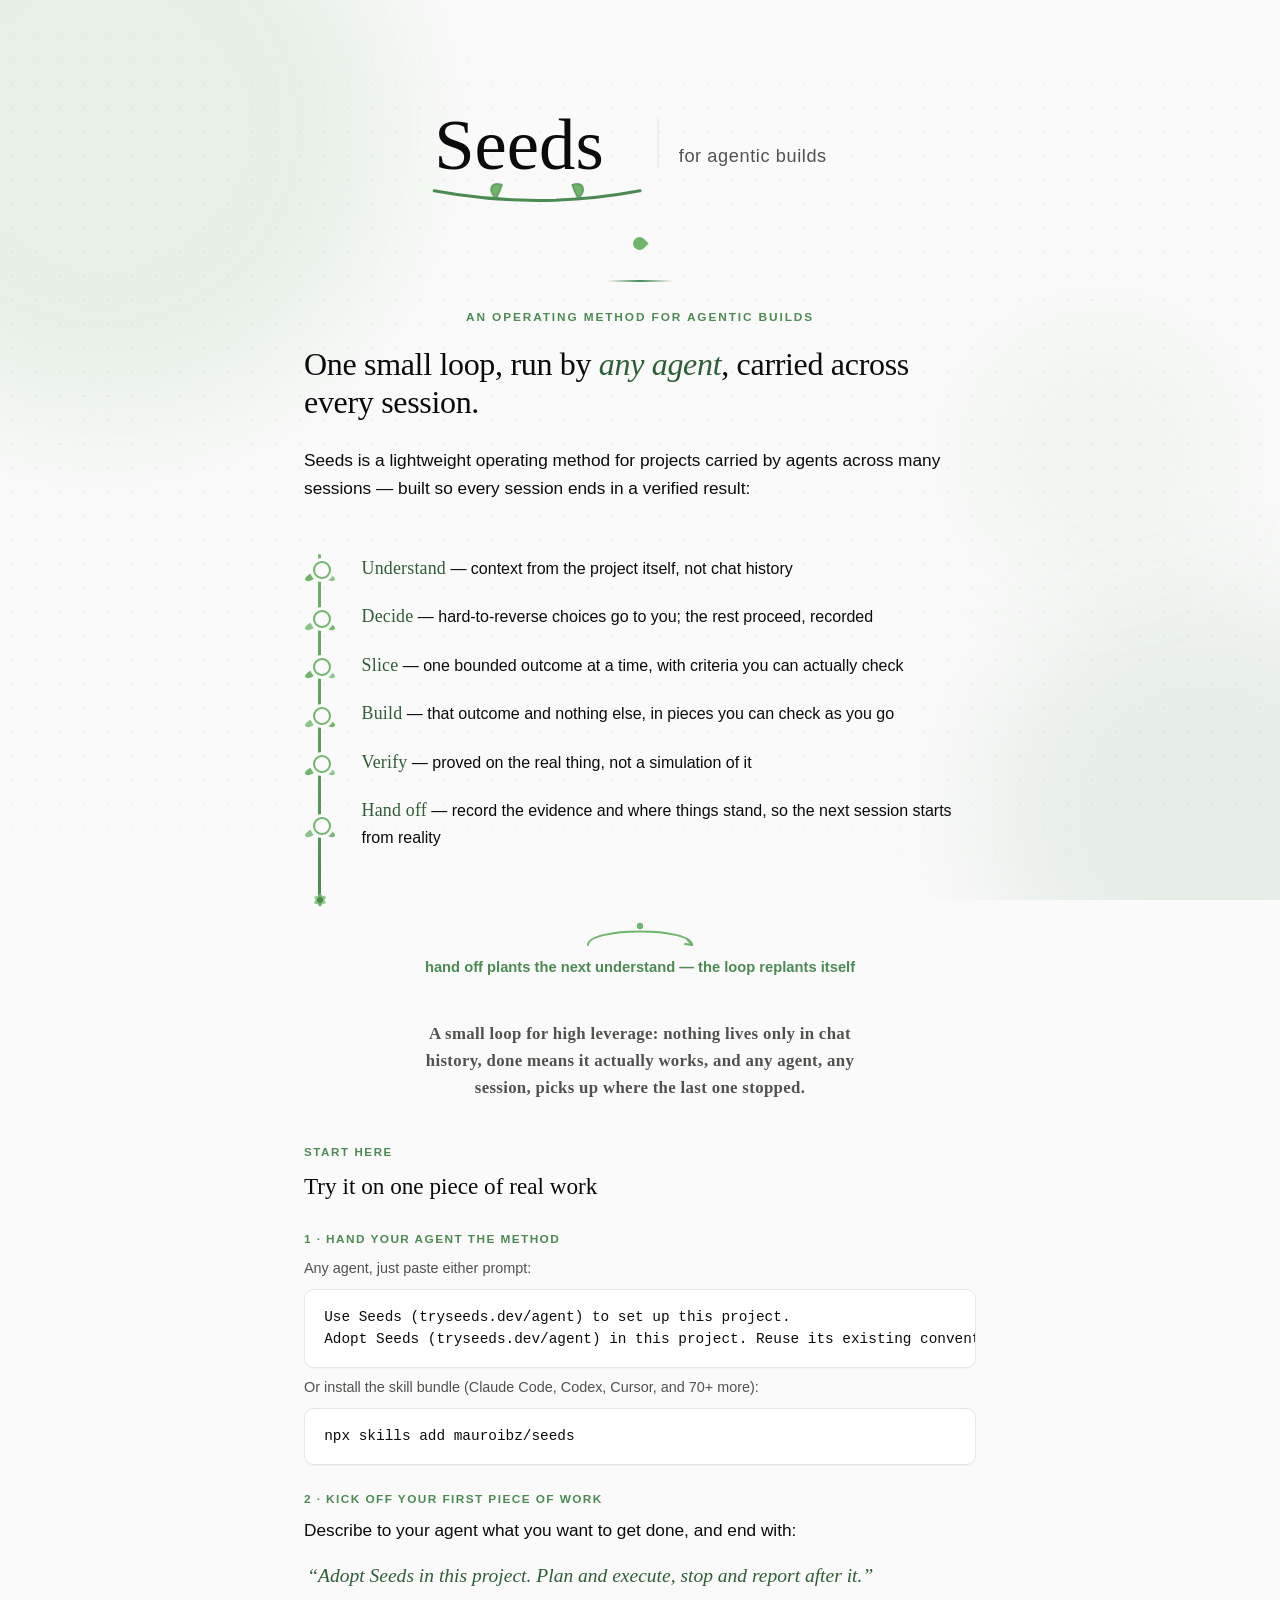
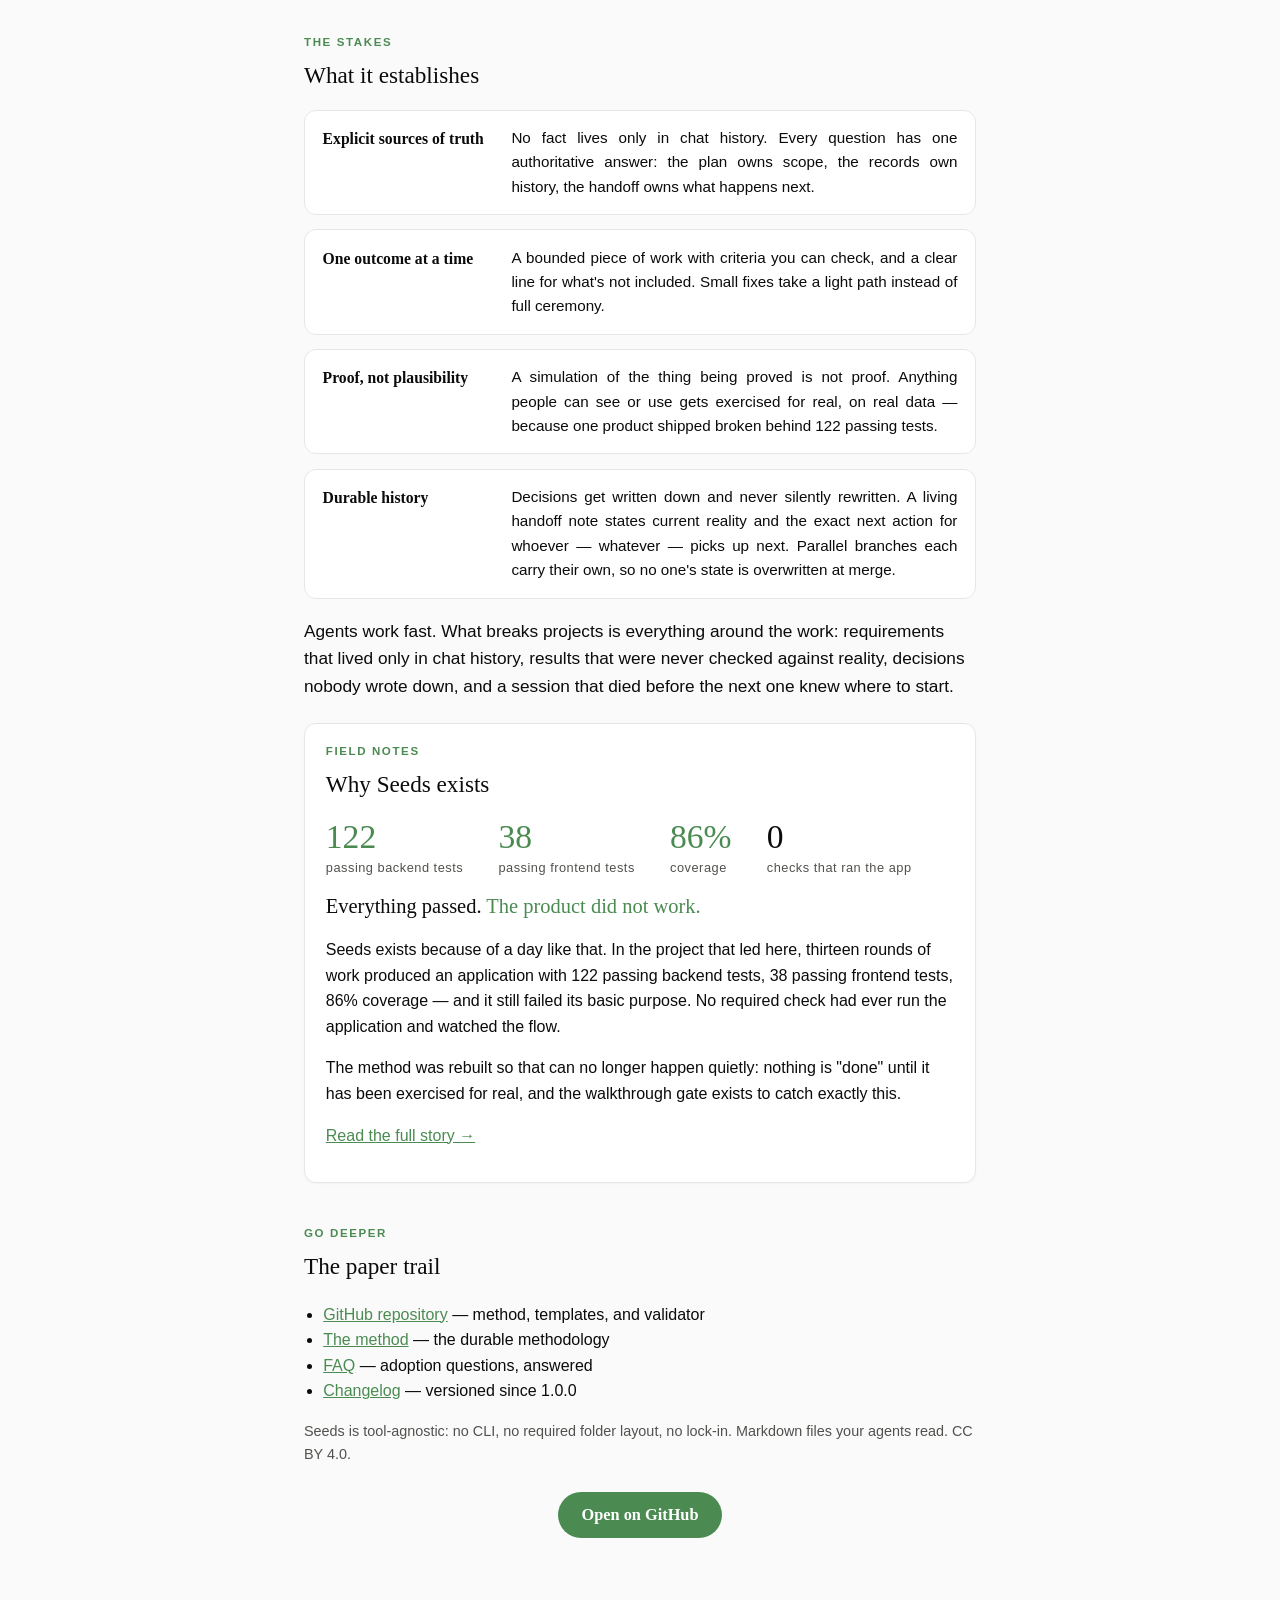
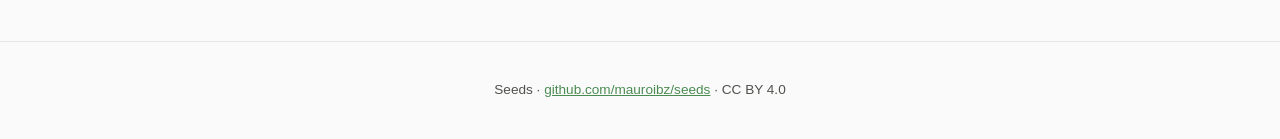
<file: docs/index.html>
<!doctype html>
<html lang="en">
<head>
<meta charset="utf-8">
<meta name="viewport" content="width=device-width, initial-scale=1">
<title>Seeds — an operating loop for agentic builds</title>
<meta name="description" content="Seeds is a lightweight operating method for projects carried by agents across many sessions — built so every session ends in a verified result.">
<meta property="og:title" content="Seeds — for agentic builds">
<meta property="og:description" content="A small loop for high leverage: nothing lives only in chat history, done means it actually works, and any agent, any session, picks up where the last one stopped.">
<meta property="og:url" content="https://tryseeds.dev/">
<meta property="og:image" content="https://tryseeds.dev/assets/seeds-card.png">
<meta name="twitter:card" content="summary_large_image">
<link rel="icon" href="assets/favicon.svg" type="image/svg+xml">
<link rel="stylesheet" href="assets/site.css">
</head>
<body>

<div class="bg" aria-hidden="true"><div class="soil"></div><div class="blob b1"></div><div class="blob b2"></div><div class="blob b3"></div></div>
<div class="leaves" aria-hidden="true"><div class="leaf"><i></i></div><div class="leaf"><i></i></div><div class="leaf"><i></i></div><div class="leaf"><i></i></div><div class="leaf"><i></i></div><div class="leaf"><i></i></div></div>
<main>
  <header>
    <svg class="logo" viewBox="0 0 380 150" role="img" aria-label="Seeds — for agentic builds">
      <text class="wordmark" x="20" y="100">Seeds</text>
      <path class="logovine" d="M20,118 Q105,134 190,118" fill="none" stroke-width="2.5" stroke-linecap="round"/>
      <path class="logoleaf left"  d="M71,124.7 C63,116 68,110 76,113 C74,120 71,124 71,124.7 Z" stroke-width="1"/>
      <path class="logoleaf right" d="M139,124.7 C147,116 142,110 134,113 C136,120 139,124 139,124.7 Z" stroke-width="1"/>
      <line class="logodiv" x1="205" y1="58" x2="205" y2="100" stroke-width="1"/>
      <text class="tagline" x="222" y="94" letter-spacing="0.5">for agentic builds</text>
    </svg>
    <div class="dropzone"><span class="drop" aria-hidden="true"></span></div>
    <span class="soilmark" aria-hidden="true"></span>
  </header>

  <p class="overline">An operating method for agentic builds</p>
  <h1 class="display">One small loop, run by <em>any agent</em>, carried across every session.</h1>

  <p class="lede">Seeds is a lightweight operating method for projects carried by agents across many sessions — built so every session ends in a verified result:</p>

  <div class="vinescene" id="vine">
  <span class="stem" aria-hidden="true"></span>
  <ul class="vine">
    <li><i class="sprout" aria-hidden="true"><svg width="32" height="24" viewBox="0 0 32 24"><path d="M16 5 C 13 9, 10 11, 7 12.5" style="stroke: var(--green); fill: none; stroke-width: 1.6; stroke-linecap: round;"/><path d="M16 5 C 19 9, 22 11, 25 12.5" style="stroke: var(--green); fill: none; stroke-width: 1.6; stroke-linecap: round;"/><ellipse cx="7" cy="14" rx="6.5" ry="3.2" transform="rotate(-28 7 14)" style="fill: var(--green-bright);"/><ellipse cx="25" cy="14" rx="6.5" ry="3.2" transform="rotate(28 25 14)" style="fill: var(--green-bright); opacity: .78;"/></svg></i><strong>Understand</strong> — context from the project itself, not chat history</li>
    <li><i class="sprout" aria-hidden="true"><svg width="32" height="24" viewBox="0 0 32 24"><path d="M16 5 C 13 9, 10 11, 7 12.5" style="stroke: var(--green); fill: none; stroke-width: 1.6; stroke-linecap: round;"/><path d="M16 5 C 19 9, 22 11, 25 12.5" style="stroke: var(--green); fill: none; stroke-width: 1.6; stroke-linecap: round;"/><ellipse cx="7" cy="14" rx="6.5" ry="3.2" transform="rotate(-28 7 14)" style="fill: var(--green-bright); opacity: .78;"/><ellipse cx="25" cy="14" rx="6.5" ry="3.2" transform="rotate(28 25 14)" style="fill: var(--green-bright);"/></svg></i><strong>Decide</strong> — hard-to-reverse choices go to you; the rest proceed, recorded</li>
    <li><i class="sprout" aria-hidden="true"><svg width="32" height="24" viewBox="0 0 32 24"><path d="M16 5 C 13 9, 10 11, 7 12.5" style="stroke: var(--green); fill: none; stroke-width: 1.6; stroke-linecap: round;"/><path d="M16 5 C 19 9, 22 11, 25 12.5" style="stroke: var(--green); fill: none; stroke-width: 1.6; stroke-linecap: round;"/><ellipse cx="7" cy="14" rx="6.5" ry="3.2" transform="rotate(-28 7 14)" style="fill: var(--green-bright);"/><ellipse cx="25" cy="14" rx="6.5" ry="3.2" transform="rotate(28 25 14)" style="fill: var(--green-bright); opacity: .78;"/></svg></i><strong>Slice</strong> — one bounded outcome at a time, with criteria you can actually check</li>
    <li><i class="sprout" aria-hidden="true"><svg width="32" height="24" viewBox="0 0 32 24"><path d="M16 5 C 13 9, 10 11, 7 12.5" style="stroke: var(--green); fill: none; stroke-width: 1.6; stroke-linecap: round;"/><path d="M16 5 C 19 9, 22 11, 25 12.5" style="stroke: var(--green); fill: none; stroke-width: 1.6; stroke-linecap: round;"/><ellipse cx="7" cy="14" rx="6.5" ry="3.2" transform="rotate(-28 7 14)" style="fill: var(--green-bright); opacity: .78;"/><ellipse cx="25" cy="14" rx="6.5" ry="3.2" transform="rotate(28 25 14)" style="fill: var(--green-bright);"/></svg></i><strong>Build</strong> — that outcome and nothing else, in pieces you can check as you go</li>
    <li><i class="sprout" aria-hidden="true"><svg width="32" height="24" viewBox="0 0 32 24"><path d="M16 5 C 13 9, 10 11, 7 12.5" style="stroke: var(--green); fill: none; stroke-width: 1.6; stroke-linecap: round;"/><path d="M16 5 C 19 9, 22 11, 25 12.5" style="stroke: var(--green); fill: none; stroke-width: 1.6; stroke-linecap: round;"/><ellipse cx="7" cy="14" rx="6.5" ry="3.2" transform="rotate(-28 7 14)" style="fill: var(--green-bright);"/><ellipse cx="25" cy="14" rx="6.5" ry="3.2" transform="rotate(28 25 14)" style="fill: var(--green-bright); opacity: .78;"/></svg></i><strong>Verify</strong> — proved on the real thing, not a simulation of it</li>
    <li><i class="sprout" aria-hidden="true"><svg width="32" height="24" viewBox="0 0 32 24"><path d="M16 5 C 13 9, 10 11, 7 12.5" style="stroke: var(--green); fill: none; stroke-width: 1.6; stroke-linecap: round;"/><path d="M16 5 C 19 9, 22 11, 25 12.5" style="stroke: var(--green); fill: none; stroke-width: 1.6; stroke-linecap: round;"/><ellipse cx="7" cy="14" rx="6.5" ry="3.2" transform="rotate(-28 7 14)" style="fill: var(--green-bright); opacity: .78;"/><ellipse cx="25" cy="14" rx="6.5" ry="3.2" transform="rotate(28 25 14)" style="fill: var(--green-bright);"/></svg></i><strong>Hand off</strong> — record the evidence and where things stand, so the next session starts from reality</li>

  </ul>
  <span class="bud" aria-hidden="true"><svg width="26" height="26" viewBox="0 0 26 26"><g transform="translate(13,13)"><ellipse rx="2.6" ry="6.5" style="fill: var(--green-bright);"/><ellipse rx="2.6" ry="6.5" transform="rotate(60)" style="fill: var(--green-bright); opacity: .8;"/><ellipse rx="2.6" ry="6.5" transform="rotate(120)" style="fill: var(--green-bright); opacity: .65;"/><circle r="3" style="fill: var(--green);"/></g></svg></span>
  </div>

  <p class="loopclose">
    <svg width="120" height="34" viewBox="0 0 120 34" fill="none" aria-hidden="true">
      <path class="arc" d="M8 26 C 8 8, 112 8, 112 26" style="stroke: var(--green-bright); stroke-width: 2; stroke-linecap: round;"/>
      <path d="M112 26 l -5 -6 m 5 6 l -7 -1" style="stroke: var(--green-bright); stroke-width: 2; stroke-linecap: round; stroke-linejoin: round; fill: none;"/>
      <circle class="seed" cx="60" cy="7" r="3.2" style="fill: var(--green-bright);"/>
    </svg>
    hand off plants the next understand — the loop replants itself
  </p>

  <p class="loop">A small loop for high leverage: nothing lives only in chat history, done means it actually works, and any agent, any session, picks up where the last one stopped.</p>

  <section class="install fade">
    <h2><span class="kicker">Start here</span>Try it on one piece of real work</h2>
    <div class="step">
      <p class="steplabel">1 · Hand your agent the method</p>
      <p class="fine">Any agent, just paste either prompt:</p>
<pre><code>Use Seeds (tryseeds.dev/agent) to set up this project.
Adopt Seeds (tryseeds.dev/agent) in this project. Reuse its existing conventions; add only what is missing.</code></pre>
      <p class="fine">Or install the skill bundle (Claude Code, Codex, Cursor, and 70+ more):</p>
<pre><code>npx skills add mauroibz/seeds</code></pre>
    </div>
    <div class="step">
      <p class="steplabel">2 · Kick off your first piece of work</p>
      <p class="lede">Describe to your agent what you want to get done, and end with:</p>
      <p class="cta"><em>“Adopt Seeds in this project. Plan and execute, stop and report after it.”</em></p>
    </div>
  </section>

  <section class="fade">
    <h2><span class="kicker">The stakes</span>What it establishes</h2>
    <div class="establish">
      <div class="row"><h3>Explicit sources of truth</h3><p>No fact lives only in chat history. Every question has one authoritative answer: the plan owns scope, the records own history, the handoff owns what happens next.</p></div>
      <div class="row"><h3>One outcome at a time</h3><p>A bounded piece of work with criteria you can check, and a clear line for what's not included. Small fixes take a light path instead of full ceremony.</p></div>
      <div class="row"><h3>Proof, not plausibility</h3><p>A simulation of the thing being proved is not proof. Anything people can see or use gets exercised for real, on real data — because one product shipped broken behind 122 passing tests.</p></div>
      <div class="row"><h3>Durable history</h3><p>Decisions get written down and never silently rewritten. A living handoff note states current reality and the exact next action for whoever — whatever — picks up next. Parallel branches each carry their own, so no one's state is overwritten at merge.</p></div>
    </div>
    <p class="lede stakes-lede">Agents work fast. What breaks projects is everything around the work: requirements that lived only in chat history, results that were never checked against reality, decisions nobody wrote down, and a session that died before the next one knew where to start.</p>
  </section>

  <section class="story card fade">
    <h2 class="cardtitle"><span class="kicker">Field notes</span>Why Seeds exists</h2>
    <div class="stats" aria-hidden="false">
      <div class="stat"><b>122</b><span>passing backend tests</span></div>
      <div class="stat"><b>38</b><span>passing frontend tests</span></div>
      <div class="stat"><b>86%</b><span>coverage</span></div>
      <div class="stat zero"><b>0</b><span>checks that ran the app</span></div>
    </div>
    <p class="pull">Everything passed. <em>The product did not work.</em></p>
    <p>Seeds exists because of a day like that. In the project that led here, thirteen rounds of work produced an application with 122 passing backend tests, 38 passing frontend tests, 86% coverage — and it still failed its basic purpose. No required check had ever run the application and watched the flow.</p>
    <p>The method was rebuilt so that can no longer happen quietly: nothing is "done" until it has been exercised for real, and the walkthrough gate exists to catch exactly this.</p>
    <p><a href="https://github.com/mauroibz/seeds/blob/master/docs/why-walkthroughs.md">Read the full story →</a></p>
  </section>

  <section class="links fade">
    <h2><span class="kicker">Go deeper</span>The paper trail</h2>
    <ul>
      <li><a href="https://github.com/mauroibz/seeds">GitHub repository</a> — method, templates, and validator</li>
      <li><a href="https://github.com/mauroibz/seeds/blob/master/seeds/references/method.md">The method</a> — the durable methodology</li>
      <li><a href="https://github.com/mauroibz/seeds/blob/master/docs/faq.md">FAQ</a> — adoption questions, answered</li>
      <li><a href="https://github.com/mauroibz/seeds/blob/master/CHANGELOG.md">Changelog</a> — versioned since 1.0.0</li>
    </ul>
    <p class="fine">Seeds is tool-agnostic: no CLI, no required folder layout, no lock-in. Markdown files your agents read. CC BY 4.0.</p>
    <p class="btnrow"><a class="btn" href="https://github.com/mauroibz/seeds">Open on GitHub</a></p>
  </section>
</main>
<footer><p>Seeds · <a href="https://github.com/mauroibz/seeds">github.com/mauroibz/seeds</a> · CC BY 4.0</p></footer>
<script>
(() => {
  const reduced = matchMedia('(prefers-reduced-motion: reduce)').matches;
  document.body.classList.add('loaded');
  const vine = document.getElementById('vine');
  const io = new IntersectionObserver(es => es.forEach(e => { if (e.isIntersecting) { e.target.classList.add('in'); io.unobserve(e.target); } }), { threshold: .12 });
  document.querySelectorAll('.fade').forEach(el => io.observe(el));
  const grow = new IntersectionObserver(es => es.forEach(e => { if (e.isIntersecting) { vine.classList.add('grown'); grow.disconnect(); } }), { threshold: .3 });
  if (!reduced) grow.observe(vine); else vine.classList.add('grown');
})();
</script>

<script>
(() => {
  const reduced = matchMedia('(prefers-reduced-motion: reduce)').matches;
  document.body.classList.add('loaded');
  const vine = document.getElementById('vine');
  const io = new IntersectionObserver(es => es.forEach(e => { if (e.isIntersecting) { e.target.classList.add('in'); io.unobserve(e.target); } }), { threshold: .12 });
  document.querySelectorAll('.fade').forEach(el => io.observe(el));
  const grow = new IntersectionObserver(es => es.forEach(e => { if (e.isIntersecting) { vine.classList.add('grown'); grow.disconnect(); } }), { threshold: .3 });
  if (!reduced) grow.observe(vine); else vine.classList.add('grown');
})();
</script>
</body>
</html>
</file>
<file: docs/assets/site.css>
:root {
  --ink: #0b0b0b; --paper: #fafafa; --card: #ffffff;
  --muted: #52514e; --line: #e6e6e3;
  --green: #4b8b52; --green-bright: #6fb56a; --green-deep: #2e5e36;
  --display: Georgia, "Times New Roman", serif;
}
@media (prefers-color-scheme: dark) {
  :root { --ink: #fafafa; --paper: #101010; --card: #171717; --muted: #a3a39e; --line: #2a2a28; --green: #5aab63; --green-bright: #7cc576; --green-deep: #7cc576; }
}
* { box-sizing: border-box; }
body {
  margin: 0; background: var(--paper); color: var(--ink); line-height: 1.6;
  font-family: -apple-system, BlinkMacSystemFont, "Segoe UI", Roboto, Helvetica, Arial, sans-serif;
  overflow-x: hidden;
}
main { max-width: 720px; margin: 0 auto; padding: 3rem 1.5rem 2rem; position: relative; z-index: 1; }

/* living background: drifting washes + dot soil + falling leaves */
.bg { position: fixed; inset: 0; z-index: 0; pointer-events: none; overflow: hidden; }
.blob { position: absolute; border-radius: 50%; filter: blur(60px); opacity: .13; background: var(--green-bright); }
.b1 { width: 46vmax; height: 46vmax; top: -13vmax; left: -15vmax; animation: drift1 70s ease-in-out infinite alternate; }
.b2 { width: 34vmax; height: 34vmax; bottom: -10vmax; right: -11vmax; background: var(--green); opacity: .10; animation: drift2 90s ease-in-out infinite alternate; }
.b3 { width: 20vmax; height: 20vmax; top: 36%; right: 4%; opacity: .07; animation: drift1 110s ease-in-out infinite alternate-reverse; }
@keyframes drift1 { to { transform: translate(6vmax, 5vmax) scale(1.12); } }
@keyframes drift2 { to { transform: translate(-5vmax, -6vmax) scale(.92); } }
.soil { position: absolute; inset: 0; background-image: radial-gradient(var(--line) 1.1px, transparent 1.5px); background-size: 24px 24px; opacity: .55; mask-image: linear-gradient(180deg, transparent, #000 15%, #000 85%, transparent); -webkit-mask-image: linear-gradient(180deg, transparent, #000 15%, #000 85%, transparent); }

.leaves { position: fixed; inset: 0; z-index: 0; pointer-events: none; overflow: hidden; }
.leaf { position: absolute; top: -8vh; animation: fall linear infinite; }
.leaf i { display: block; width: 100%; height: 100%; background: var(--green-bright); border-radius: 0 70% 70% 70%; opacity: .45; animation: sway 3.2s ease-in-out infinite alternate; }
.leaf:nth-child(1) { left: 4%;  --d: 21s; --s: 11px; }
.leaf:nth-child(2) { left: 19%; --d: 29s; --s: 8px;  animation-delay: -7s; }
.leaf:nth-child(3) { left: 40%; --d: 25s; --s: 14px; animation-delay: -15s; }
.leaf:nth-child(4) { left: 62%; --d: 33s; --s: 9px;  animation-delay: -3s; }
.leaf:nth-child(5) { left: 77%; --d: 23s; --s: 12px; animation-delay: -11s; }
.leaf:nth-child(6) { left: 92%; --d: 27s; --s: 7px;  animation-delay: -19s; }
.leaf { width: var(--s); height: var(--s); animation-duration: var(--d); }
@keyframes fall { to { transform: translateY(114vh); } }
@keyframes sway { from { transform: rotate(35deg) translateX(-13px); } to { transform: rotate(72deg) translateX(13px); } }

/* header: logo + falling seed drop */
header { text-align: center; margin-bottom: 1.6rem; }
.logo { width: 100%; max-width: 460px; height: auto; overflow: visible; }
.logo .wordmark { font-family: var(--display); font-size: 60px; font-weight: 400; fill: var(--ink); }
.logo .tagline { font-family: -apple-system, BlinkMacSystemFont, "Segoe UI", Roboto, sans-serif; font-size: 15px; fill: var(--muted); }
.logo .logovine { stroke: var(--green); stroke-dasharray: 176; stroke-dashoffset: 176; }
.logo .logoleaf { fill: var(--green-bright); stroke: var(--green); transform-origin: 71px 124px; transform: scale(0); }
.logo .logoleaf.right { transform-origin: 139px 124px; }
.logo .logodiv { stroke: var(--line); }
body.loaded .logo .logovine { animation: draw 1.1s .2s cubic-bezier(.3,.6,.3,1) forwards; }
body.loaded .logo .logoleaf { animation: leafpop .55s 1.15s cubic-bezier(.2,.85,.3,1.25) forwards; }
body.loaded .logo .logoleaf.left { animation: leafpop .55s 1.3s cubic-bezier(.2,.85,.3,1.25) forwards; }
.logo .wordmark, .logo .tagline, .logo .logodiv { opacity: 0; transition: opacity .9s .1s ease; }
body.loaded .logo .wordmark, body.loaded .logo .tagline, body.loaded .logo .logodiv { opacity: 1; }
@keyframes leafpop { to { transform: scale(1); } }
@keyframes leafsway { 0%,100% { transform: rotate(-4deg); } 50% { transform: rotate(4deg); } }
body.loaded .logo .logoleaf.right { animation: leafpop .55s 1.3s cubic-bezier(.2,.85,.3,1.25) forwards, leafsway 4.5s 2.2s ease-in-out infinite; }
body.loaded .logo .logoleaf.left { animation: leafpop .55s 1.15s cubic-bezier(.2,.85,.3,1.25) forwards, leafsway 4.5s 2.6s ease-in-out infinite reverse; }
header .dropzone { position: relative; height: 2.6rem; }
header .drop { position: absolute; left: 50%; top: 0; margin-left: -7px; width: 13px; height: 13px; border-radius: 50% 0 50% 50%; background: var(--green-bright); transform: rotate(45deg); animation: drop 3.8s cubic-bezier(.55,0,.85,.5) infinite; }
@keyframes drop { 0%,72% { transform: translateY(0) rotate(45deg); opacity: 0; } 80% { opacity: .9; } 100% { transform: translateY(38px) rotate(45deg); opacity: 0; } }
header .soilmark { display: block; margin: .1rem auto 0; width: 66px; height: 2px; border-radius: 2px; background: linear-gradient(90deg, transparent, var(--green), transparent); }

.overline { text-align: center; font-size: .74rem; text-transform: uppercase; letter-spacing: .16em; color: var(--green); font-weight: 700; margin: 1.4rem 0 .6rem; }
.lede { font-size: 1.08rem; margin: 0 0 1rem; }
h1.display { font-family: var(--display); font-weight: 400; font-size: 2rem; line-height: 1.18; margin: 1.2rem 0 1.6rem; letter-spacing: -.01em; }
h1.display em { font-style: italic; color: var(--green-deep); }

/* the loop as a growing vine: bead stem + sprouting leaf pairs + terminal bloom */
.vinescene { position: relative; margin: 2.6rem 0 0; padding: 0 0 52px 0; }
.vine { list-style: none; margin: 0; padding: 0; }
.vinescene .stem {
  position: absolute; left: 14px; top: 10px; bottom: 16px; width: 2.5px; border-radius: 3px;
  background: linear-gradient(180deg, var(--green-bright), var(--green));
  transform: scaleY(0); transform-origin: top;
  transition: transform 1.7s cubic-bezier(.3,.6,.3,1);
}
.vinescene.grown .stem { transform: scaleY(1); }

.vine li { position: relative; padding: .62rem 0 .62rem 3.6rem; opacity: 0; transform: translateY(8px); transition: opacity .55s ease, transform .55s ease, background .3s ease; }
.vine li::before {
  content: ""; position: absolute; left: 8.5px; top: 50%; margin-top: -7px;
  width: 14px; height: 14px; border-radius: 50%;
  background: var(--paper); border: 2.5px solid var(--green-bright);
  box-shadow: 0 0 0 3px var(--paper); z-index: 1;
  transition: background .3s ease;
}
.vine li:hover { background: rgb(111 181 106 / .07); }
.vine li:hover::before { background: var(--green-bright); }

.vine .sprout { position: absolute; left: -.5px; top: 50%; margin-top: -5px; width: 32px; height: 24px; z-index: 0; transform: scale(0); transform-origin: 16px 5px; transition: transform .55s cubic-bezier(.2,.85,.3,1.3); }
.vine .sprout svg { display: block; }

.vinescene.grown li { opacity: 1; transform: none; }
.vinescene.grown li .sprout { transform: scale(1); }
.vinescene.grown li:nth-child(1) { transition-delay: .10s; } .vinescene.grown li:nth-child(1) .sprout { transition-delay: .30s; }
.vinescene.grown li:nth-child(2) { transition-delay: .28s; } .vinescene.grown li:nth-child(2) .sprout { transition-delay: .48s; }
.vinescene.grown li:nth-child(3) { transition-delay: .46s; } .vinescene.grown li:nth-child(3) .sprout { transition-delay: .66s; }
.vinescene.grown li:nth-child(4) { transition-delay: .64s; } .vinescene.grown li:nth-child(4) .sprout { transition-delay: .84s; }
.vinescene.grown li:nth-child(5) { transition-delay: .82s; } .vinescene.grown li:nth-child(5) .sprout { transition-delay: 1.02s; }
.vinescene.grown li:nth-child(6) { transition-delay: 1s; }  .vinescene.grown li:nth-child(6) .sprout { transition-delay: 1.2s; }

.vine li strong { color: var(--green-deep); font-family: var(--display); font-weight: 400; font-size: 1.12rem; letter-spacing: .01em; }

/* terminal bloom */
.bud { position: absolute; left: 15.5px; bottom: 0; width: 26px; height: 26px; margin-left: -13px; opacity: 0; transform: scale(.3); transform-origin: 50% 50%; transition: opacity .5s 1.5s ease, transform .7s 1.5s cubic-bezier(.2,.85,.3,1.25); }
.vinescene.grown .bud { opacity: 1; transform: scale(1); animation: bloom 3.2s 2.4s ease-in-out infinite; }
@keyframes bloom { 0%,100% { transform: scale(1); } 50% { transform: scale(1.14); } }

/* closing arc: hand off plants the next understand */
.loopclose { text-align: center; margin: .4rem 0 2.6rem; color: var(--green); font-size: .92rem; font-weight: 600; }
.loopclose svg { display: block; margin: 0 auto .2rem; }
.loopclose .arc { stroke-dasharray: 200; stroke-dashoffset: 200; }
.vinescene.grown ~ .loopclose .arc { animation: draw 1.4s 1.9s ease forwards; }
@keyframes draw { to { stroke-dashoffset: 0; } }
.loopclose .seed { transform-origin: 60px 7px; animation: pulse 2.6s 2.1s ease-in-out infinite; }
@keyframes pulse { 0%,100% { opacity: .5; } 50% { opacity: 1; } }

.loop { text-align: center; font-size: 1.05rem; letter-spacing: .02em; margin: 2rem auto 2.4rem; color: var(--muted); font-weight: 600; max-width: 56ch; font-family: var(--display); }
section { margin-bottom: 1.4rem; scroll-margin-top: 1rem; }
h2 { font-family: var(--display); font-weight: 400; font-size: 1.45rem; margin: 2.6rem 0 1rem; }
h2.cardtitle { margin: 0 0 1rem; }
.cta { font-size: 1.22rem; line-height: 1.55; margin: .4rem 0 1rem; padding: 0 .2rem; color: var(--ink); font-family: var(--display); }
.cta em { font-style: italic; color: var(--green-deep); }
.stakes-lede { margin: 1.2rem 0 0; }
.step { margin: 1.6rem 0 .4rem; }
.steplabel { font-size: .74rem; font-weight: 700; text-transform: uppercase; letter-spacing: .12em; color: var(--green); margin: 0 0 .5rem; }
.step pre { margin: .55rem 0; }
.step .fine { margin: .2rem 0; }
.establish .row p { text-align: justify; hyphens: auto; }
h2 .kicker { display: block; font-family: -apple-system, sans-serif; font-size: .72rem; text-transform: uppercase; letter-spacing: .14em; color: var(--green); margin-bottom: .35rem; font-weight: 700; }

pre { background: var(--card); border: 1px solid var(--line); border-radius: 10px; padding: 1rem 1.2rem; overflow-x: auto; font-size: .9rem; line-height: 1.55; box-shadow: 0 1px 2px rgb(0 0 0 / .04); }
code { font-family: ui-monospace, "SF Mono", Menlo, Consolas, monospace; }
p code { background: var(--card); border: 1px solid var(--line); border-radius: 4px; padding: .05rem .35rem; font-size: .9em; }

.establish { display: grid; gap: .9rem; }
.establish .row { display: grid; grid-template-columns: 11rem 1fr; gap: .8rem; padding: .95rem 1.1rem; background: var(--card); border: 1px solid var(--line); border-radius: 12px; transition: transform .3s ease, border-color .3s ease, box-shadow .3s ease; }
.establish .row:hover { transform: translateY(-3px); border-color: var(--green-bright); box-shadow: 0 10px 24px -14px rgb(75 139 82 / .5); }
.establish .row h3 { margin: 0; font-size: .98rem; font-family: var(--display); font-weight: 600; }
.establish .row p { margin: 0; font-size: .95rem; }

.card { background: var(--card); border: 1px solid var(--line); border-radius: 12px; padding: 1.1rem 1.3rem; box-shadow: 0 1px 2px rgb(0 0 0 / .04); }
.stats { display: flex; gap: 2.2rem; margin: .4rem 0 .8rem; flex-wrap: wrap; }
.stat b { display: block; font-family: var(--display); font-weight: 400; font-size: 2.1rem; color: var(--green); line-height: 1.05; }
.stat span { font-size: .8rem; color: var(--muted); letter-spacing: .04em; }
.stat.zero b { color: var(--ink); }

.story .pull { font-family: var(--display); font-size: 1.28rem; line-height: 1.4; margin: .2rem 0 .4rem; }
.story .pull em { color: var(--green); font-style: normal; }
.links ul { padding-left: 1.2rem; margin: .5rem 0 1rem; }
.fine { color: var(--muted); font-size: .9rem; }
.btn { display: inline-block; background: var(--green); color: #fff; padding: .65rem 1.5rem; border-radius: 999px; text-decoration: none; font-weight: 600; font-family: var(--display); font-size: 1.02rem; transition: transform .25s ease, background .25s ease, box-shadow .25s ease; }
.btn:hover { background: var(--green-bright); transform: translateY(-2px); box-shadow: 0 10px 22px -12px rgb(75 139 82 / .55); }
.btnrow { text-align: center; margin-top: 1.6rem; }
a { color: var(--green); }
footer { border-top: 1px solid var(--line); margin-top: 3rem; padding: 1.5rem; text-align: center; color: var(--muted); font-size: .85rem; position: relative; z-index: 1; }

.fade { opacity: 0; transform: translateY(18px); transition: opacity .7s ease, transform .7s ease; }
.fade.in { opacity: 1; transform: none; }

@media (prefers-reduced-motion: reduce) {
  .blob, .leaf, .leaf i, header .drop, .bud, .loopclose .seed { animation: none; }
  .logo .logovine { stroke-dashoffset: 0; }
  .logo .logoleaf { transform: scale(1); animation: none !important; }
  .logo .wordmark, .logo .tagline, .logo .logodiv { opacity: 1; transition: none; }
  .leaf { display: none; }
  .vinescene .stem { transition: none; transform: scaleY(1); }
  .vine li { transition: none; opacity: 1; transform: none; }
  .vine .sprout { transition: none; transform: scale(1); }
  .bud { transition: none; opacity: 1; transform: scale(1); }
  .loopclose .arc { animation: none; stroke-dashoffset: 0; }
  .fade { transition: none; opacity: 1; transform: none; }
  .establish .row, .btn { transition: none; }
}
@media (max-width: 560px) { .establish .row { grid-template-columns: 1fr; } .stats { gap: 1.2rem; } }
</file>
